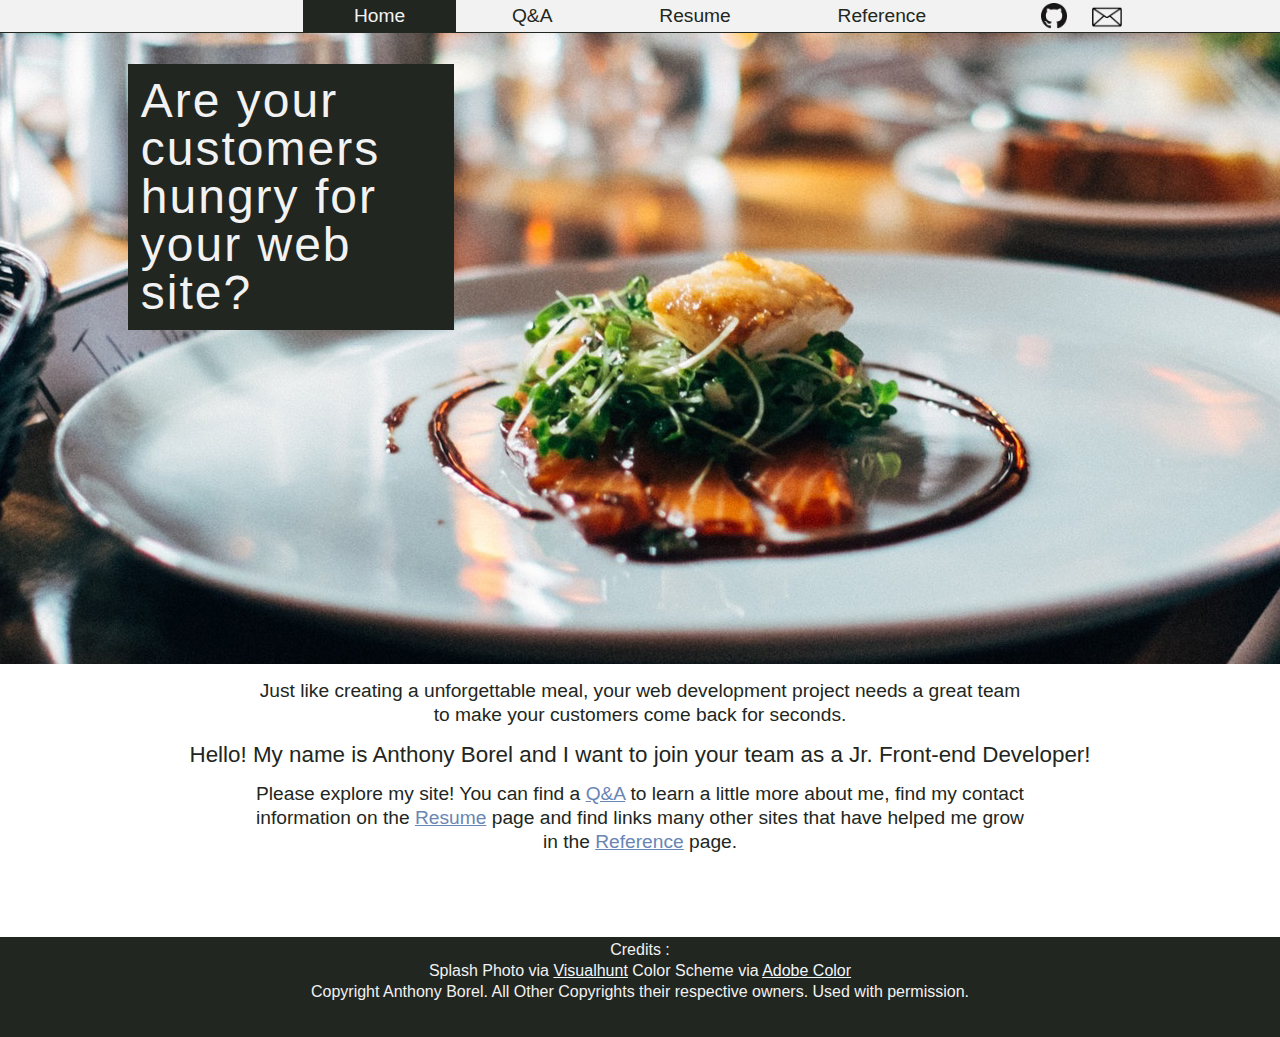
<file: index.html>
<!DOCTYPE html>
<html>

<head>
    <title>Anthony Borel Jr. Front-end Developer</title>
    <meta http-equiv="Content-Type" content="text/html; charset=UTF-8">
    <link type="text/css" rel="stylesheet" href="css/reset.css">
    <link type="text/css" rel="stylesheet" href="css/main.css">
    <link rel="prefetch" href='https://fonts.googleapis.com/css?family=Merriweather+Sans:400,700' rel='stylesheet' type='text/css'>
</head>

<body>
    <nav>
        <ul class="mainNav">
            <li id="currentPage">Home</li>

            <a class="navLink" href="qanda.html">
                <li>Q&amp;A</li>
            </a>
            <a class="navLink" href="resume.html">
                <li>Resume</li>
            </a>
            <a class="navLink" href="links.html">
                <li>Reference</li>
            </a>

            <a class="social" href="https://github.com/alphaborel/homepage" title="My GitHub" target="_blank">
                <img src="img/github.png" alt="My GitHub"></a>
            <a class="email" href="mailto:aaborel@gmail.com?Subject=We%20are%20Interested%20in%20your talent" title="Contact Me" target="_top">
                <img src="img/mail.png" alt="email"></a>
        </ul>
    </nav>

    <header>
        <div id="splashBox">
            <p class="splashPhrase">Are your customers hungry for your web site?</p>
        </div>
        <!--End splashBox element -->
    </header>
    <div class="pageMiddle">

        <p>Just like creating a unforgettable meal, your web development project needs a great team to make your customers come back for seconds.</p>
        <h1>Hello! My name is Anthony Borel and I want to join your team as a Jr. Front-end Developer!</h1>
        <p>Please explore my site! You can find a <a href="qanda.html" class="innerLink">Q&amp;A</a> to learn a little more about me, find my contact information on the <a href="resume.html" class="innerLink">Resume</a> page and find links many other sites that have helped me grow in the <a href="links.html" class="innerLink">Reference</a> page.</p>
    </div>
    <!--End pageMiddle div-->
    <footer>

        <div class="footer">
            <ul class="footerList">
                <li>Credits &#58;</li>
                <li>Splash Photo via <a href="https://visualhunt.com/" target="_blank">Visualhunt</a> Color Scheme via <a href="https://color.adobe.com/" target="_blank">Adobe Color</a></li>
                <li>Copyright Anthony Borel. All Other Copyrights their respective owners. Used with permission.</li>
            </ul>

        </div>
        <!--End footer div-->
    </footer>
</body>

</html>
</file>
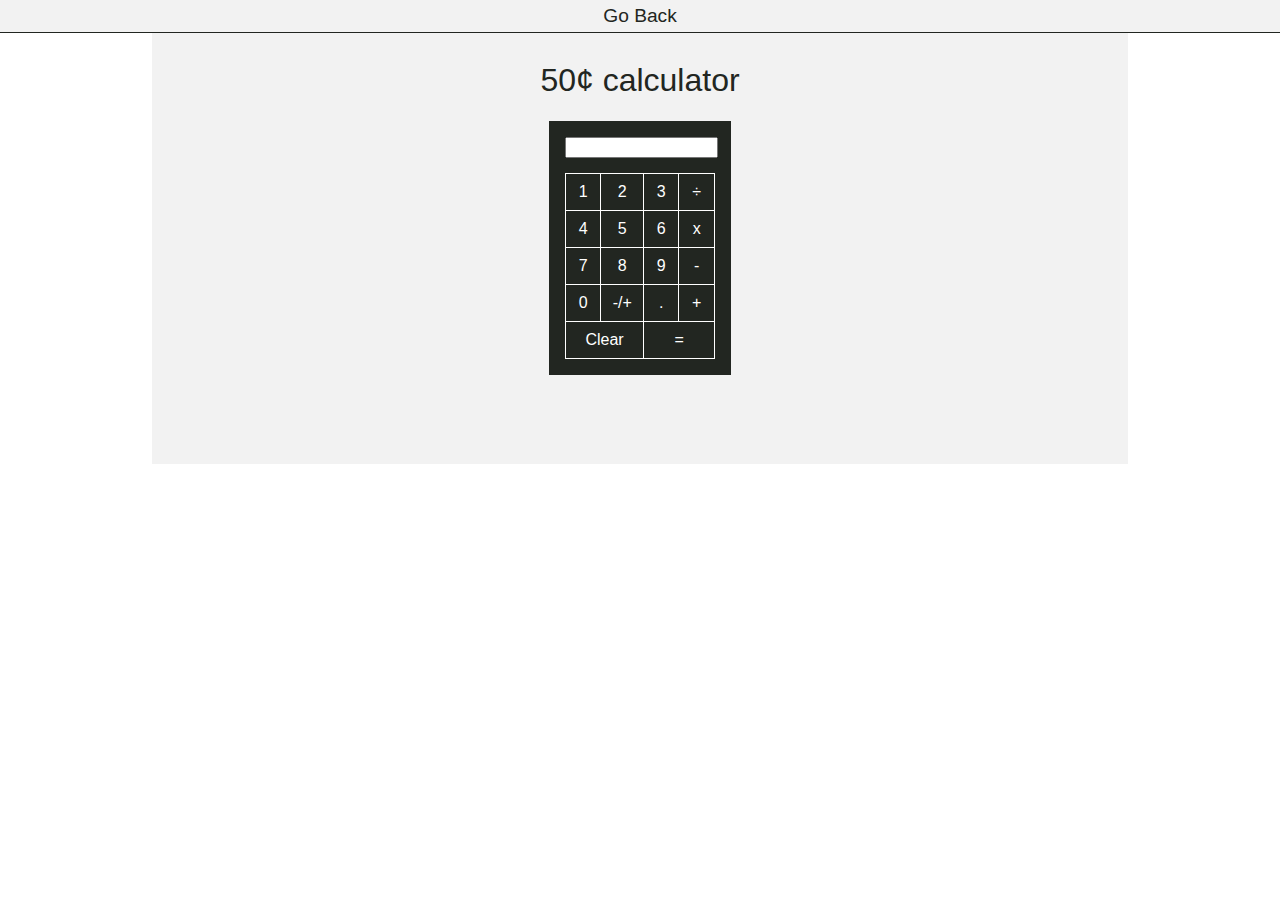
<file: calc.html>
<!DOCTYPE HTML>
<html>

<head>

    <meta http-equiv="Content-Type" content="text/html" />
    <title>JavaScript Calculator</title>
    <link type="text/css" rel="stylesheet" href="css/calc.css">

</head>

<body>
    <nav>
        <ul class="mainNav">
            <a class="navLink" href="qanda.html">
                <li>Go Back</li>
            </a>
        </ul>
    </nav>
    <div class="pageWrapper">
        <h1>50&#162; calculator</h1>
        <div id="calcWrapper">

            <FORM NAME="Calc">
                <INPUT TYPE="text" id="fnumbers" NAME="outputBox" Value="" Size="18">
            </form>

            <table id="calcButtons">
                <tr>
                    <td id="one" onclick="getNumbers(1)">1</td>
                    <td id="two" onclick="getNumbers(2)">2</td>
                    <td id="three" onclick="getNumbers(3)">3</td>
                    <td id="divide" onclick="getNumbers(&quot;/&quot;)">&divide</td>
                </tr>
                <tr>
                    <td id="four" onclick="getNumbers(4)">4</td>
                    <td id="five" onclick="getNumbers(5)">5</td>
                    <td id="six" onclick="getNumbers(6)">6</td>
                    <td id="multiply" onclick="getNumbers(&quot;*&quot;)">x</td>
                </tr>
                <tr>
                    <td id="seven" onclick="getNumbers(7)">7</td>
                    <td id="eight" onclick="getNumbers(8)">8</td>
                    <td id="nine" onclick="getNumbers(9)">9</td>
                    <td id="subtract" onclick="getNumbers(&quot;-&quot;)">-</td>
                </tr>
                <tr>
                    <td id="zero" onclick="getNumbers(0)">0</td>
                    <td id="negative">-/+</td>
                    <td id="decimal" onclick="getNumbers(&quot;.&quot;)">.</td>
                    <td id="add" onclick="getNumbers(&quot;+&quot;)">+</td>
                </tr>
                <tr>
                    <td colspan="2" id="clear" onclick="emptyIt()">Clear</td>
                    <td colspan="2" id="equal" onclick="Calc.outputBox.value = eval(Calc.outputBox.value)">=</td>
                </tr>

            </table>

            <!--    *****getNumbers() Function*****
		When a user clicks on the numbers, that number is passed to the
		getNumbers() function. This function then gets our text box
		with an id of fnumbers - plugging it into the variable
		theTextBox. We then take that text box variable, with whatever is currently
		in it and append what is passed by the getNumbers() function. -->

            <script language="javascript" type="text/javascript">
                function getNumbers(input) {

                    var theTextBox = document.getElementById("fnumbers");
                    theTextBox.value = theTextBox.value + input;
                }

                function emptyIt() {

                    document.getElementById("fnumbers").value = "";
                }
            </script>
            <noscript>
                <h3>This app requires JavaScript</h3>
            </noscript>
        </div>
        <!-- end calculator wrapper -->
    </div>
    <!-- end body wrapper -->
</body>

</html>
</file>
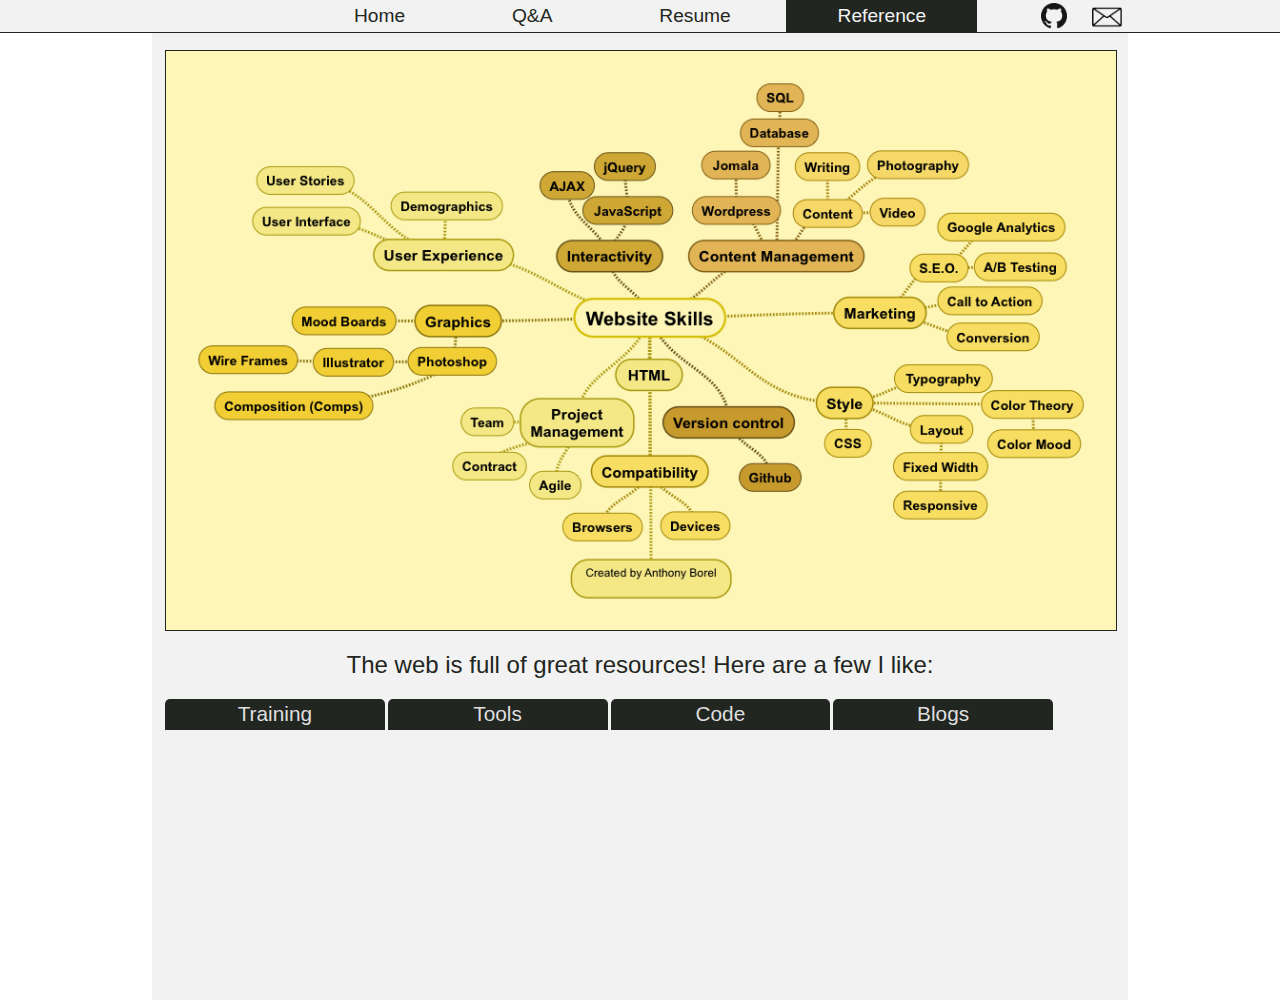
<file: links.html>
<!DOCTYPE html>
<html>

<head>
    <title>Reference</title>
    <meta http-equiv="Content-Type" content="text/html; charset=UTF-8">
    <link type="text/css" rel="stylesheet" href="css/links.css">
    <link rel="prefetch" href='https://fonts.googleapis.com/css?family=Merriweather+Sans:400,700' rel='stylesheet' type='text/css'>
</head>

<body>
    <nav>
        <ul class="mainNav">
            <a class="navLink" href="index.html">
                <li>Home</li>
            </a>
            <a class="navLink" href="qanda.html">
                <li>Q&amp;A</li>
            </a>

            <a class="navLink" href="resume.html">
                <li>Resume</li>
            </a>

            <li id="currentPage">Reference</li>

            <a class="social" href="https://github.com/alphaborel/homepage" title="My GitHub" target="_blank">
                <img src="img/github.png" alt="My GitHub"></a>
            <a class="email" href="mailto:aaborel@gmail.com?Subject=We%20are%20Interested%20in%20your talent" title="Contact Me" target="_top">
                <img src="img/mail.png" alt="email"></a>
        </ul>
    </nav>

    <div class="pageWrapper">


        <div id="topImage">
            <img src="img/website_skills.png" alt="Website Skills Mindmap" />
        </div>
        <h1>The web is full of great resources! Here are a few I like&#58;</h1>
        <div class="tabs">
            <span class="diana" id="one"></span>
            <div class="tab">
                <a href="#one" class="tab-e">Training</a>
                <div>
                    <a href="http://www.lynda.com" target="_blank">Lynda.com</a>
                    <p>One of the oldest and most diverse training sites on the web.</p>
                    <a href="https://teamtreehouse.com" target="_blank">Teamtreehouse.com</a>
                    <p>All the web development basics are a breeze to learn with Team Treehouse.</p>
                    <a href="https://www.udemy.com" target="_blank">Udemy.com</a>
                    <p>Anyone can create a course for Udemy and there are some excellent courses available.</p>
                    <a href="https://www.youtube.com/user/derekbanas" target="_blank">Derek Banas &#45; YouTube</a>
                    <p>Learn a variety of code at breakneck speeds.</p>
                </div>
            </div>

            <span class="diana" id="two"></span>
            <div class="tab">
                <a href="#two" class="tab-e">Tools</a>
                <div>
                    <a href="http://www.initializr.com/" target="_blank">Initializr</a>
                    <p>Create and download HTML5 templates to kickstart your project quicker.</p>
                    <a href="http://caniuse.com/" target="_blank">Can I use &#63;</a>
                    <p>Trying to make your web site glitter? Check here to see if it will work.</p>
                    <a href="http://baconipsum.com/" target="_blank">Bacon Ipsum</a>
                    <p>Not just filler text. Delicious filler text &#40;sorry vegetarians!&#41;.</p>

                </div>
            </div>

            <span class="diana" id="three"></span>
            <div class="tab">
                <a href="#three" class="tab-e">Code</a>
                <div>
                    <a href="http://brackets.io/" target="_blank">Brackets</a>
                    <p>The best free IDE you will ever use.</p>
                    <a href="http://codepen.io/" target="_blank">Codepen.io</a>
                    <p>Show off your front end creativity.</p>
                    <a href="http://stackoverflow.com/" target="_blank">Stack Overflow</a>
                    <p>If someone has had a coding conundrum, there&#39;s probably an answer on Stack Overflow.</p>
                    <a href="https://jsfiddle.net/" target="_blank">JsFiddle</a>
                    <p>Test out different JavaScript Frameworks with your own code right on the web.</p>

                </div>
            </div>

            <span class="diana" id="four"></span>
            <div class="tab">
                <a href="#four" class="tab-e">Blogs</a>
                <div>
                    <a href="http://www.noupe.com/" target="_blank">Noupe</a>
                    <p>Read about a wide variety of design and web development subjects on Noupe.</p>
                    <a href="http://acko.net/" target="_blank">Acko.net</a>
                    <p>The articles are a little old but the website design will blow you away.</p>
                    <a href="http://www.webpagesthatsuck.com/" target="_blank">Web Pages That Suck</a>
                    <p>Sometimes it&#39;s fun just to point and laugh at ugly websites. Go on, I won&#39;t judge you.</p>

                </div>
            </div>
        </div>
    </div>
    <!-- End pageWrapper div-->
</body>

</html>
</file>
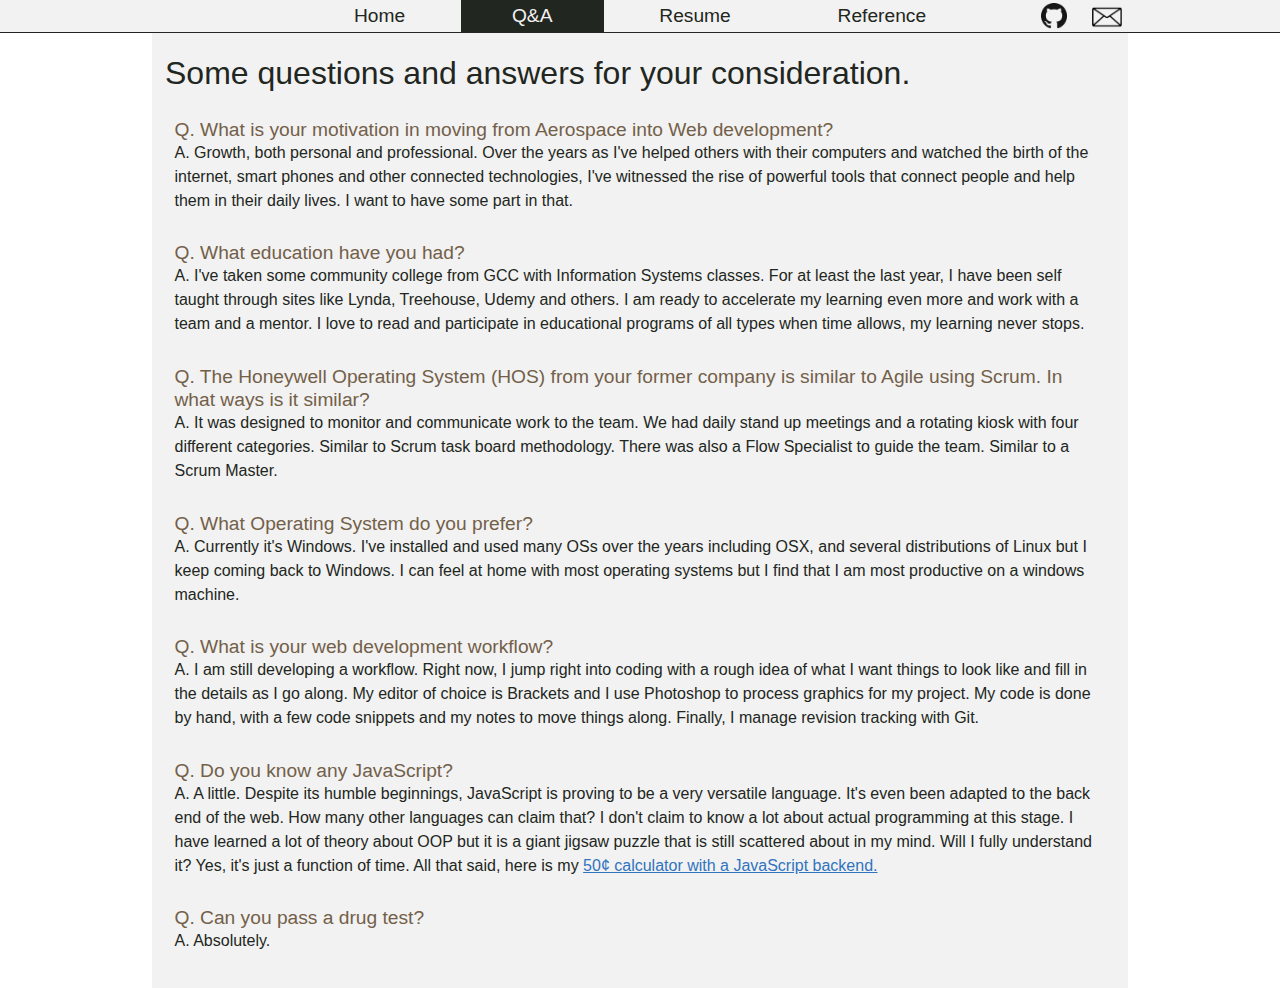
<file: qanda.html>
<!DOCTYPE html>
<html>

<head>
    <title>Q&amp;A</title>
    <meta http-equiv="Content-Type" content="text/html; charset=UTF-8">
    <link type="text/css" rel="stylesheet" href="css/qanda.css">
    <link rel="prefetch" href='https://fonts.googleapis.com/css?family=Merriweather+Sans:400,700' rel='stylesheet' type='text/css'>
</head>

<body>
    <nav>
        <ul class="mainNav">
            <a class="navLink" href="index.html">
                <li>Home</li>
            </a>

            <li id="currentPage">Q&amp;A</li>

            <a class="navLink" href="resume.html">
                <li>Resume</li>
            </a>

            <a class="navLink" href="links.html">
                <li>Reference</li>
            </a>

            <a class="social" href="https://github.com/alphaborel/homepage" title="My GitHub" target="_blank">
                <img src="img/github.png" alt="My GitHub"></a>
            <a class="email" href="mailto:aaborel@gmail.com?Subject=We%20are%20Interested%20in%20your talent" title="Contact Me" target="_top">
                <img src="img/mail.png" alt="email"></a>
        </ul>
    </nav>

    <div class="pageWrapper">

        <h1>Some questions and answers for your consideration.</h1>

        <div class="questionBox">
            <p class="question">Q. What is your motivation in moving from Aerospace into Web development?</p>
            <p class="answer"> A. Growth, both personal and professional. Over the years as I&#39;ve helped others with their computers and watched the birth of the internet, smart phones and other connected technologies, I&#39;ve witnessed the rise of powerful tools that connect people and help them in their daily lives. I want to have some part in that. </p>
        </div>

        <div class="questionBox">
            <p class="question">Q. What education have you had?</p>
            <p class="answer">A. I&#39;ve taken some community college from GCC with Information Systems classes. For at least the last year, I have been self taught through sites like Lynda, Treehouse, Udemy and others. I am ready to accelerate my learning even more and work with a team and a mentor. I love to read and participate in educational programs of all types when time allows, my learning never stops. </p>
        </div>

        <div class="questionBox">
            <p class="question">Q. The Honeywell Operating System (HOS) from your former company is similar to Agile using Scrum. In what ways is it similar?</p>
            <p class="answer">A. It was designed to monitor and communicate work to the team. We had daily stand up meetings and a rotating kiosk with four different categories. Similar to Scrum task board methodology. There was also a Flow Specialist to guide the team. Similar to a Scrum Master.</p>
        </div>

        <div class="questionBox">
            <p class="question">Q. What Operating System do you prefer?</p>
            <p class="answer">A. Currently it&#39;s Windows. I&#39;ve installed and used many OSs over the years including OSX, and several distributions of Linux but I keep coming back to Windows. I can feel at home with most operating systems but I find that I am most productive on a windows machine.</p>
        </div>

        <div class="questionBox">
            <p class="question">Q. What is your web development workflow?</p>
            <p class="answer">A. I am still developing a workflow. Right now, I jump right into coding with a rough idea of what I want things to look like and fill in the details as I go along. My editor of choice is Brackets and I use Photoshop to process graphics for my project. My code is done by hand, with a few code snippets and my notes to move things along. Finally, I manage revision tracking with Git.</p>
        </div>

        <div class="questionBox">
            <p class="question">Q. Do you know any JavaScript?</p>
            <p class="answer">A. A little. Despite its humble beginnings, JavaScript is proving to be a very versatile language. It&#39;s even been adapted to the back end of the web. How many other languages can claim that&#63; I don't claim to know a lot about actual programming at this stage. I have learned a lot of theory about OOP but it is a giant jigsaw puzzle that is still scattered about in my mind. Will I fully understand it&#63; Yes, it&#39;s just a function of time. All that said, here is my <a href="calc.html">50&#162; calculator with a JavaScript backend.</a></p>
        </div>

        <div class="questionBox">
            <p class="question">Q. Can you pass a drug test?</p>
            <p class="answer">A. Absolutely. </p>
        </div>

    </div>
    <!-- End pageWrapper div-->

</body>

</html>
</file>
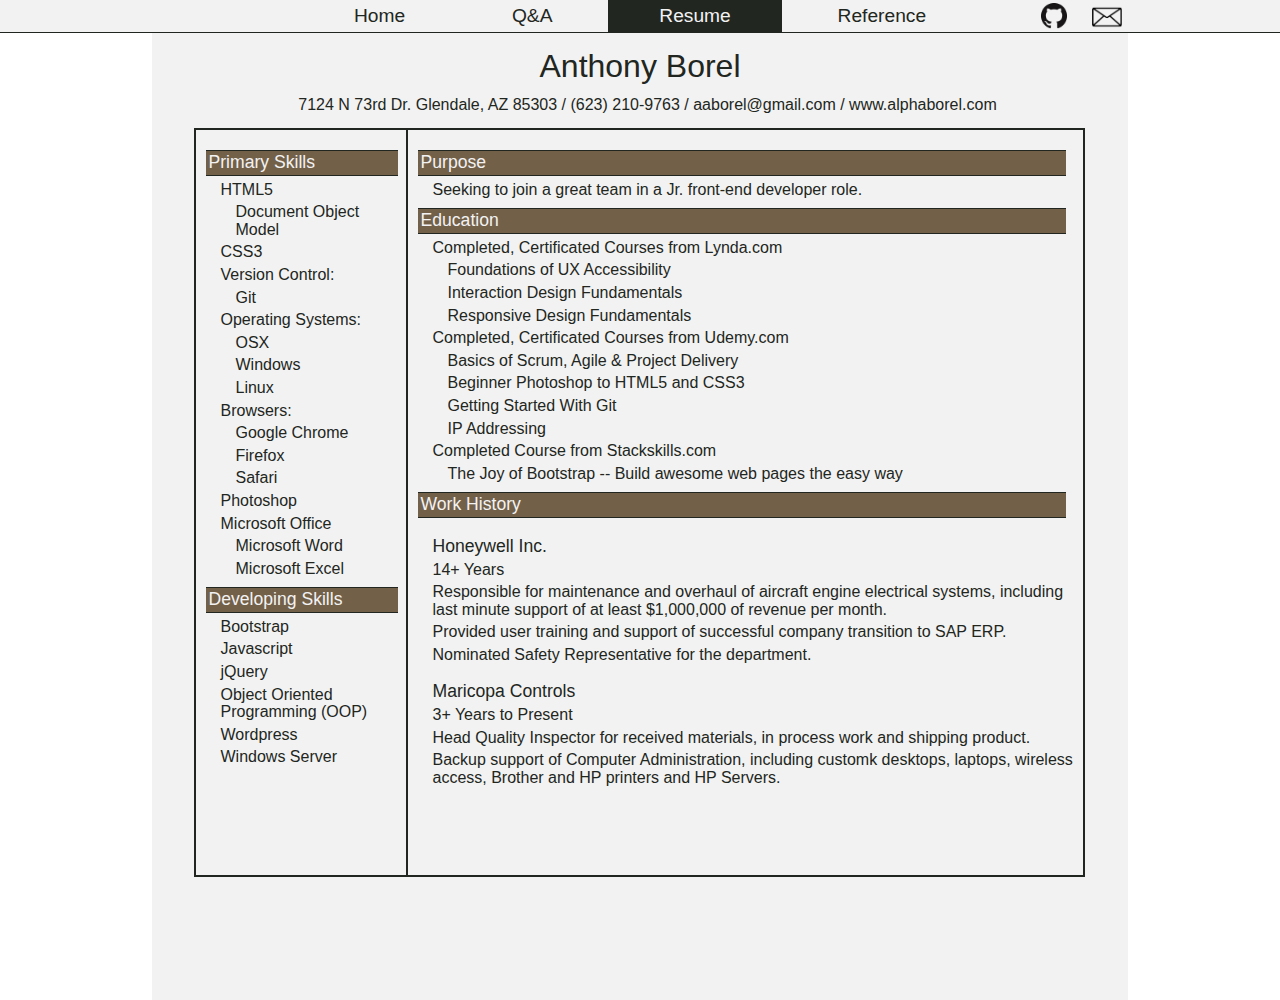
<file: resume.html>
<!DOCTYPE html>
<html>

<body>

    <head>
        <title>Resume</title>
        <meta http-equiv="Content-Type" content="text/html; charset=UTF-8">
        <link type="text/css" rel="stylesheet" href="css/resume.css">
        <link rel="prefetch" href='https://fonts.googleapis.com/css?family=Merriweather+Sans:400,700' rel='stylesheet' type='text/css'>
    </head>
    <nav>
        <ul class="mainNav">
            <a class="navLink" href="index.html">
                <li>Home</li>
            </a>

            <a class="navLink" href="qanda.html">
                <li>Q&amp;A</li>
            </a>

            <li id="currentPage">Resume</li>

            <a class="navLink" href="links.html">
                <li>Reference</li>
            </a>

            <a class="social" href="https://github.com/alphaborel/homepage" title="My GitHub" target="_blank">
                <img src="img/github.png" alt="My GitHub"></a>
            <a class="email" href="mailto:aaborel@gmail.com?Subject=We%20are%20Interested%20in%20your talent" title="Contact Me" target="_top">
                <img src="img/mail.png" alt="email"></a>
        </ul>
    </nav>

    <div class="pageWrapper">

        <h1 id="resumeName">Anthony Borel</h1>
        <p id="info">7124 N 73rd Dr. Glendale, AZ 85303 &#x2F; (623) 210-9763 &#x2F; aaborel@gmail.com &#x2F; www.alphaborel.com</p>

        <div class="colLeft">
            <div class="lilHeaders">
                <h2>Primary Skills</h2>
            </div>

            <ul>
                <li>HTML5
                    <ul>
                        <li class="indent">Document Object Model</li>
                    </ul>
                </li>
                <li>CSS3</li>
                <li>Version Control&#58;
                    <ul>
                        <li class="indent">Git</li>
                    </ul>
                </li>
                <li>Operating Systems&#58;
                    <ul>
                        <li class="indent">OSX</li>
                        <li class="indent">Windows</li>
                        <li class="indent">Linux</li>
                    </ul>
                </li>
                <li>Browsers&#58;
                    <ul>
                        <li class="indent">Google Chrome</li>
                        <li class="indent">Firefox</li>
                        <li class="indent">Safari</li>
                    </ul>
                </li>
                <li>Photoshop</li>
                <li>Microsoft Office
                    <ul>
                        <li class="indent">Microsoft Word</li>
                        <li class="indent">Microsoft Excel</li>
                    </ul>
                </li>
            </ul>

            <div class="lilHeaders">
                <h2>Developing Skills</h2>
            </div>
            <ul>
                <li>Bootstrap</li>
                <li>Javascript</li>
                <ul>
                    <li>jQuery</li>
                </ul>
                <li>Object Oriented Programming (OOP)</li>
                <li>Wordpress</li>
                <li>Windows Server</li>
            </ul>
        </div>
        <!--End Left Col. div-->

        <div class="colRight">
            <div class="lilHeaders">
                <h2>Purpose</h2>
            </div>
            <p>Seeking to join a great team in a Jr. front-end developer role.</p>

            <div class="lilHeaders">
                <h2>Education</h2>
            </div>
            <ul>
                <li>Completed, Certificated Courses from Lynda.com
                    <ul>
                        <li>Foundations of UX Accessibility</li>
                        <li>Interaction Design Fundamentals</li>
                        <li>Responsive Design Fundamentals</li>
                    </ul>
                </li>

            </ul>
            <ul>
                <li>Completed, Certificated Courses from Udemy.com
                    <ul>
                        <li>Basics of Scrum, Agile &amp; Project Delivery</li>
                        <li>Beginner Photoshop to HTML5 and CSS3</li>
                        <li>Getting Started With Git</li>
                        <li>IP Addressing</li>
                    </ul>
                </li>
                <li>Completed Course from Stackskills.com
                    <ul>
                        <li>The Joy of Bootstrap -- Build awesome web pages the easy way
                        </li>

                    </ul>
                </li>

                <div class="lilHeaders">
                    <h2>Work History</h2>
                </div>

                <p class="strong">Honeywell Inc.</p>
                <p>14&#43; Years</p>
                <ul>
                    <li>Responsible for maintenance and overhaul of aircraft engine electrical systems, including last minute support of at least $1,000,000 of revenue per month.</li>
                    <li>Provided user training and support of successful company transition to SAP ERP.</li>
                    <li>Nominated Safety Representative for the department.</li>
                </ul>
                <p class="strong">Maricopa Controls</p>
                <p>3&#43; Years to Present</p>
                <ul>
                    <li>Head Quality Inspector for received materials, in process work and shipping product.</li>
                    <li>Backup support of Computer Administration, including customk desktops, laptops, wireless access, Brother and HP printers and HP Servers.</li>
                </ul>
        </div>

    </div>
    <!--End Right Col. div-->

    </div>
    <!--End pageWrapper div-->
</body>

</html>
</file>
<file: css/main.css>
/* This section font and navigation common to all pages */

body {
    font-family: 'Merriweather Sans', sans-serif;
    color: #222621;
}

a:link {
    background-color: transparent;
    text-decoration: none;
    color: #222621;
}

a:visited {
    color: #222621;
}

.mainNav {
    position: fixed;
    width: 100%;
    text-align: center;
    background-color: #f2f2f2;
    border-bottom: 1px solid #222621;
    min-height: 30px;
}

.mainNav li {
    display: inline-block;
    padding: 0.5% 4% 0.5% 4%;
    font-size: 1.2em;
}

.mainNav li:hover {
    color: #f2f2f2;
    background-color: #222621;
}

#currentPage {
    color: #f2f2f2;
    background-color: #222621;
}

.mainNav .social img {
    position: fixed;
    margin-left: 5%;
    margin-top: 3px;
    max-width: 2%;
    min-width: 25px;
}

.mainNav .email img {
    position: fixed;
    margin-left: 9%;
    margin-top: 3px;
    max-width: 2%;
    min-width: 30px;
}

.pageWrapper {
    max-width: 950px;
    min-width: 700px;
    padding-top: 50px;
    margin: 0 auto;
}


/* End common page and Navigation setup */

#splashBox {
    padding-top: 5%;
    background-image: url('../img/food_xl_cr.jpg');
    background-position: center;
    background-repeat: no-repeat;
    background-color: black;
    height: 600px;
}

.splashPhrase {
    font-size: 3em;
    letter-spacing: 2px;
    max-width: 300px;
    color: #f2f2f2;
    padding: 1%;
    background-color: #222621;
    margin-left: 10%;
}

.pageMiddle {
    width: 100%;
    line-height: 1.5em;
    min-height: 260px;
    padding-bottom: 1%;
}

.pageMiddle p {
    padding-top: 1.2%;
    padding-left: 20%;
    padding-right: 20%;
    text-align: center;
    font-size: 1.2em;
}

.pageMiddle H1 {
    padding-top: 1.2%;
    padding-left: 10%;
    padding-right: 10%;
    text-align: center;
    font-size: 1.4em;
}

.pageMiddle .innerLink {
    color: #6986B5;
    text-decoration: underline;
}

.footer {
    width: 100%;
    height: 100px;
    color: #f2f2f2;
    background-color: #222621;
}

.footer li {
    text-align: center;
    padding-top: 5px;
}

.footer a {
    text-decoration: underline;
    color: aliceblue;
}
</file>
<file: css/calc.css>
@import "reset.css";
@import "main.css";
.pageWrapper {
    padding-top: 5%;
    padding-left: 1%;
    padding-right: 1%;
    background-color: #f2f2f2;
    text-align: center;
    height: 400px;
}

h1 {
    font-size: 2em;
    margin-bottom: 25px;
}

#calcWrapper {
    width: 150px;
    padding: 15px;
    margin: 0 auto;
    border: 1px solid #222621;
    background-color: #222621;
    color: white;
}

#paragraph {
    border: none;
}

#fnumbers {
    width: 145px;
    margin-bottom: 15px;
}

div p {
    height: 200px;
    width: 130px;
    padding-bottom: 5px;
    margin-left: 8px;
    color: black;
    x-border: 1px solid white;
    background-color: white;
}

td {
    padding: 10px;
    text-align: center;
    height: 10px;
    width: 30px;
    border: 1px solid white;
}

td:hover {
    color: white;
    background-color: #3074BF;
}
</file>
<file: css/links.css>
@import "reset.css";
@import "main.css";
.pageWrapper {
    padding-top: 50px;
    padding-left: 1%;
    padding-right: 1%;
    background-color: #f2f2f2;
    text-align: center;
    min-height: 950px;
}

h1 {
    font-size: 1.5em;
    padding-top: 2%;
    padding-bottom: 1%;
}

#topImage img {
    max-width: 100%;
    border: 1px solid #222621;
}


/* Begin CSS Tabs. Customized code from CodePen.io */

.tabs {
    margin-top: 3%;
    position: relative;
    width: 96%;
}

span.diana {
    /*no jump */
    display: none;
}

.tab div {
    background: #D9CCB4;
    min-width: 98%;
    position: absolute;
    top: 1rem;
    left: 0;
    padding: 1em;
    font-size: 1.2em;
    line-height: 1.2;
    opacity: 0;
    transition: all 1s ease;
}

.tab div p {
    color: #222621;
}

.tab div a {
    color: #3074BF;
    text-decoration: underline;
    text-shadow: 1px solid black;
}

.tab .tab-e {
    margin-top: -1rem;
    float: left;
    width: 23%;
    min-width: 85px;
    padding: 5px;
    background: #222621;
    margin-right: 3px;
    text-decoration: none;
    font-size: 1.3em;
    color: #dfdfdf;
    text-align: center;
    border-radius: 5px 5px 0 0;
    transition: all .5s ease;
}

a.tab-e:hover {
    color: #bbb;
}

.diana:target + .tab div {
    opacity: 1;
    background: #D9CCB4;
    color: #fff;
    z-index: 1;
}

.diana:target + .tab .tab-e {
    background: #D9CCB4;
    color: black;
}
</file>
<file: css/qanda.css>
@import "reset.css";
@import "main.css";
.pageWrapper {
    padding-top: 3%;
    padding-left: 1%;
    padding-right: 1%;
    background-color: #f2f2f2;
    min-height: 950px;
    min-width: 700px;
}

h1 {
    font-size: 2em;
    padding-top: 2%;
    padding-bottom: 2%;
}

.answer a {
    color: #3074BF;
    text-decoration: underline;
}

.questionBox {
    padding: 1%;
    padding-bottom: 2%;
}

.question {
    font-size: 1.2em;
    line-height: 1.2em;
    color: #736049
}

.answer {
    line-height: 1.5em;
}
</file>
<file: css/resume.css>
@import "reset.css";
@import "main.css";
.pageWrapper {
    padding-top: 50px;
    padding-left: 1%;
    padding-right: 1%;
    background-color: #f2f2f2;
    min-height: 950px;
}

#resumeName {
    text-align: center;
    font-size: 2em;
    padding-bottom: 10px;
}

#info {
    margin-bottom: 15px;
    text-align: center;
    font-size: 1em;
}

.colLeft {
    float: left;
    max-width: 20%;
    height: 725px;
    line-height: 1.1em;
    border-left: 2px solid #222621;
    border-top: 2px solid #222621;
    border-bottom: 2px solid #222621;
    padding: 10px;
    margin-left: 3%;
}

.colRight {
    float: left;
    max-width: 69%;
    height: 725px;
    line-height: 1.1em;
    border: 2px solid #222621;
    padding: 10px;
}

div.lilHeaders {
    border-top: 1px solid #222621;
    border-bottom: 1px solid #222621;
    background-color: #736049;
    color: #f2f2f2;
    font-size: 1.1em;
    width: 98%;
    padding: 3px;
    margin-top: 10px;
}

li {
    padding-left: 15px;
    padding-top: 5px;
}

p {
    padding-left: 15px;
    padding-top: 5px;
}

.strong {
    padding-top: 20px;
    font-size: 1.1em;
}
</file>
